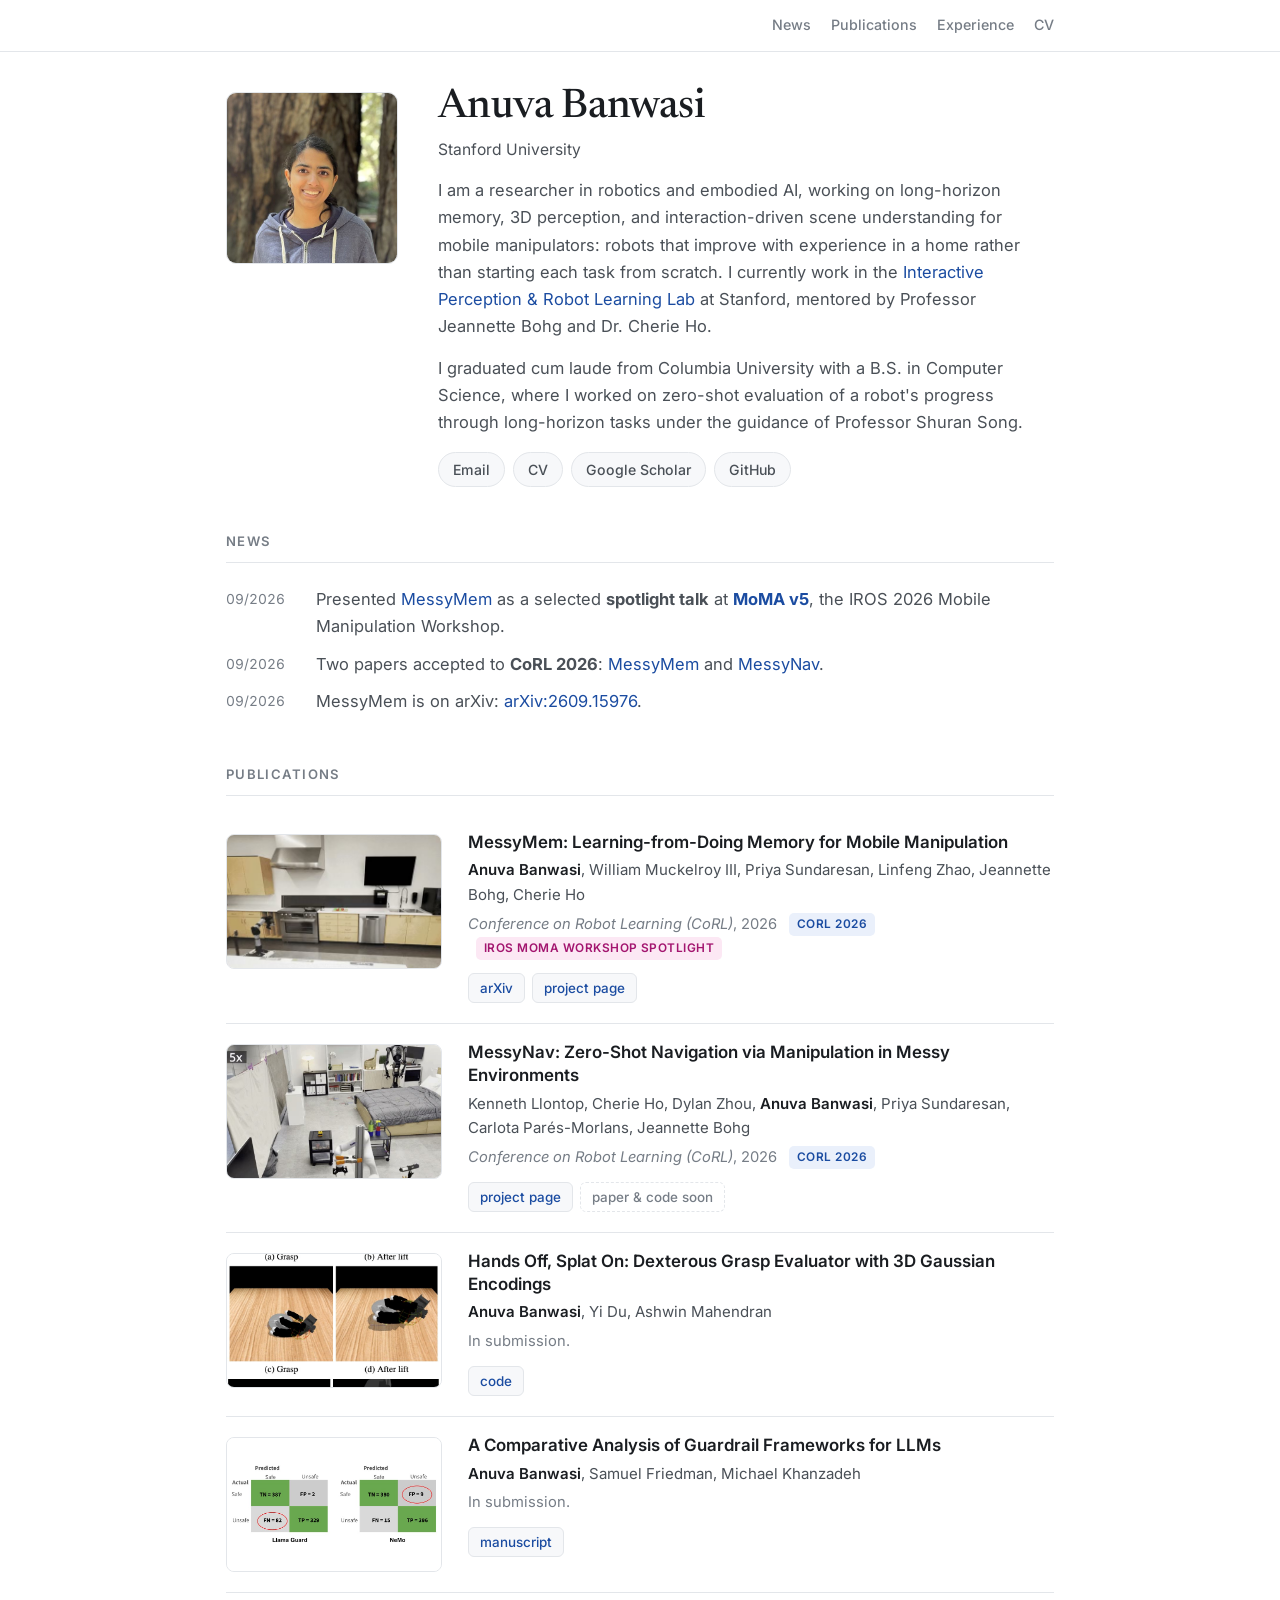
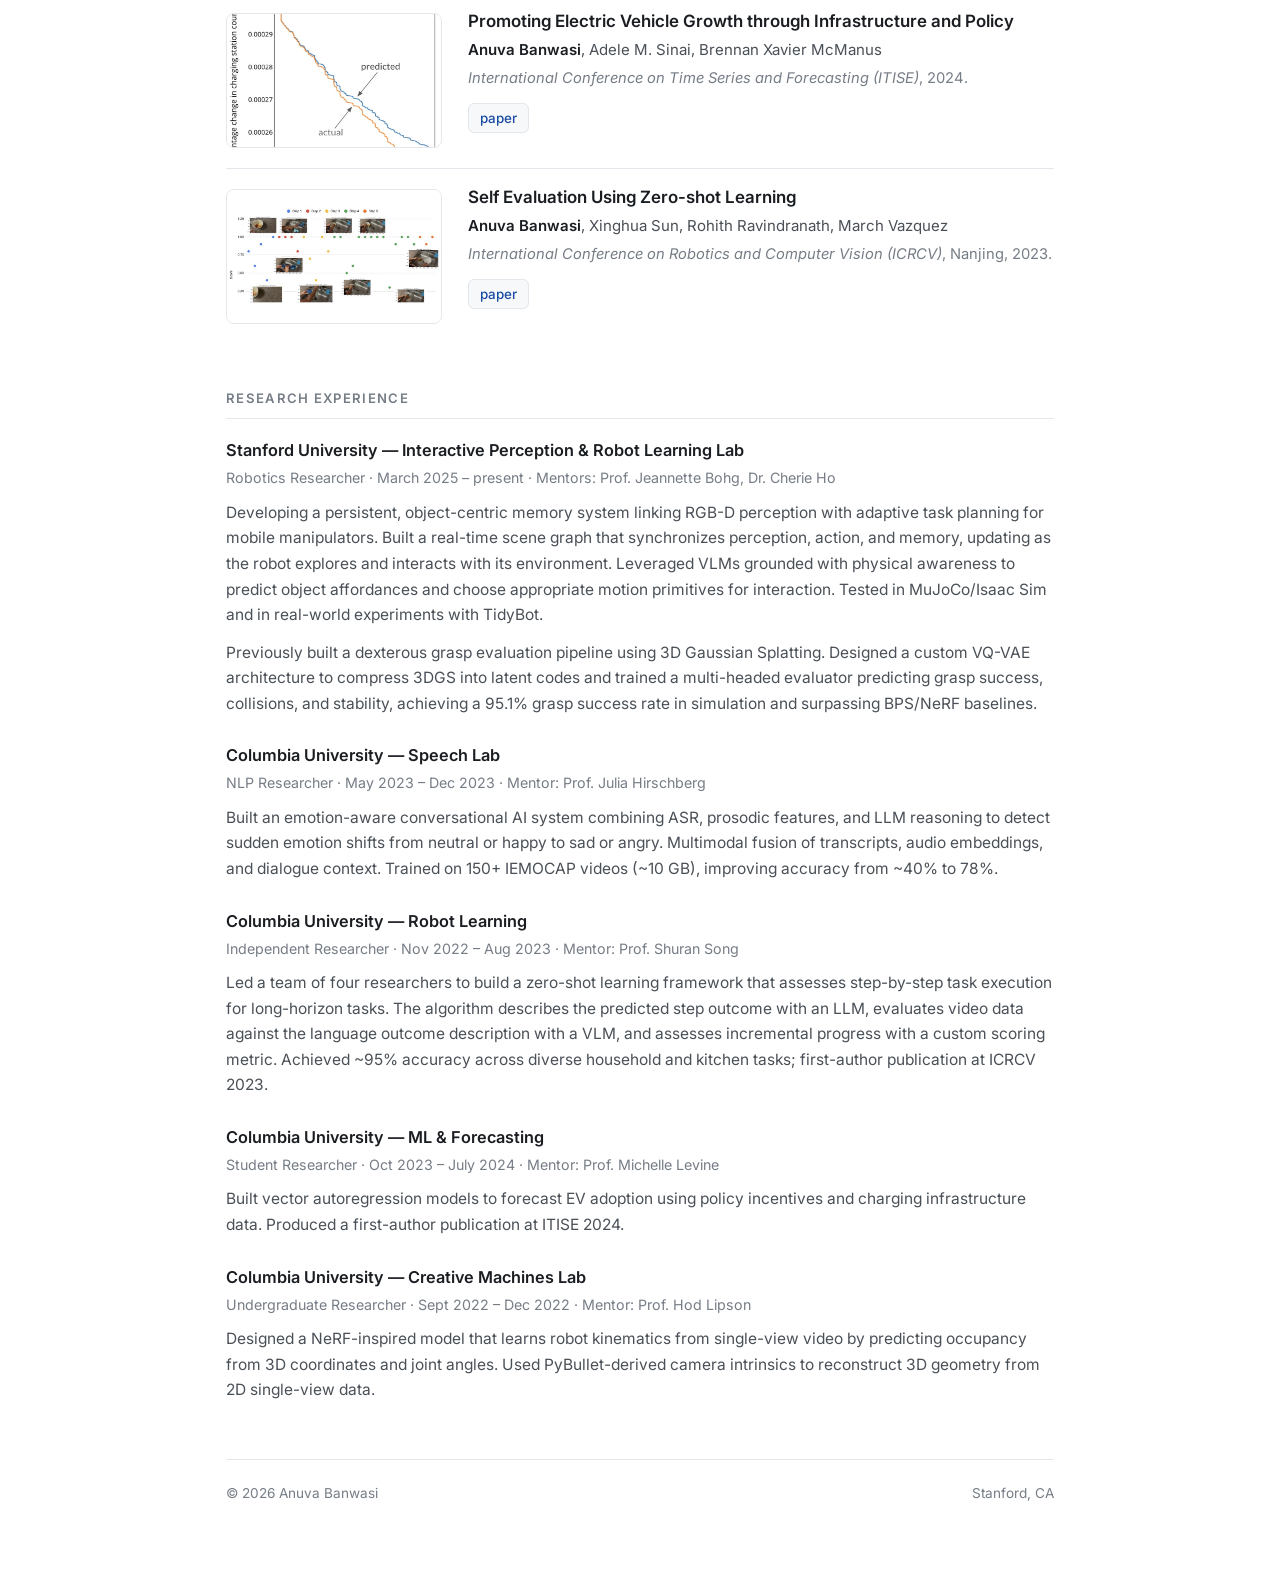
<file: index.html>
<!DOCTYPE html>
<html lang="en">
<head>
<meta charset="UTF-8">
<meta name="viewport" content="width=device-width, initial-scale=1">

<title>Anuva Banwasi</title>
<meta name="description" content="Anuva Banwasi is a researcher in robotics and embodied AI, working on long-horizon memory, 3D perception, and interaction-driven scene understanding for mobile manipulators at Stanford University.">

<meta property="og:title" content="Anuva Banwasi">
<meta property="og:description" content="Researcher in robotics and embodied AI, working on long-horizon memory, 3D perception, and interaction-driven scene understanding for mobile manipulators.">
<meta property="og:url" content="https://anuvabanwasi.github.io/">
<meta property="og:image" content="https://anuvabanwasi.github.io/profile.jpg">
<meta property="og:type" content="website">
<meta name="twitter:card" content="summary">

<link rel="icon" href="data:image/svg+xml,<svg xmlns='http://www.w3.org/2000/svg' viewBox='0 0 100 100'><text y='.9em' font-size='90'>🤖</text></svg>">
<link rel="preconnect" href="https://fonts.googleapis.com">
<link rel="preconnect" href="https://fonts.gstatic.com" crossorigin>
<link href="https://fonts.googleapis.com/css2?family=Inter:wght@400;500;600;700&family=Newsreader:ital,opsz,wght@0,6..72,400;0,6..72,500;1,6..72,400&display=swap" rel="stylesheet">

<style>
  :root {
    --bg:        #ffffff;
    --surface:   #f7f8fa;
    --text:      #1a1d21;
    --text-soft: #4a5057;
    --text-mute: #767d86;
    --line:      #e3e6ea;
    --accent:    #1b4ca1;
    --accent-bg: #eaf0fb;
    --spot:      #a3156f;
    --spot-bg:   #fce8f4;
    --radius:    10px;
  }

  @media (prefers-color-scheme: dark) {
    :root:not([data-theme="light"]) {
      --bg:        #101215;
      --surface:   #181b20;
      --text:      #e9ecef;
      --text-soft: #b3b9c1;
      --text-mute: #858c95;
      --line:      #2a2f36;
      --accent:    #86b6ef;
      --accent-bg: #16233a;
      --spot:      #f28ccf;
      --spot-bg:   #3a1530;
    }
  }
  :root[data-theme="dark"] {
    --bg:#101215; --surface:#181b20; --text:#e9ecef; --text-soft:#b3b9c1;
    --text-mute:#858c95; --line:#2a2f36; --accent:#86b6ef; --accent-bg:#16233a;
    --spot:#f28ccf; --spot-bg:#3a1530;
  }

  * { box-sizing: border-box; }

  html { -webkit-text-size-adjust: 100%; }

  body {
    margin: 0;
    background: var(--bg);
    color: var(--text);
    font-family: 'Inter', -apple-system, BlinkMacSystemFont, 'Segoe UI', sans-serif;
    font-size: 16.5px;
    line-height: 1.65;
    -webkit-font-smoothing: antialiased;
  }

  .wrap {
    max-width: 860px;
    margin: 0 auto;
    padding: 40px 16px 72px;
  }

  a { color: var(--accent); text-decoration: none; }
  a:hover { text-decoration: underline; text-underline-offset: 2px; }

  /* ---------- header ---------- */
  header.intro {
    display: grid;
    grid-template-columns: 172px 1fr;
    gap: 40px;
    align-items: start;
  }

  .portrait {
    width: 172px;
    height: 172px;
    border-radius: var(--radius);
    object-fit: cover;
    display: block;
    border: 1px solid var(--line);
  }

  h1 {
    font-family: 'Newsreader', Georgia, serif;
    font-size: 2.55rem;
    font-weight: 500;
    line-height: 1.1;
    letter-spacing: -0.015em;
    margin: -6px 0 6px;
  }

  .tagline {
    color: var(--text-mute);
    font-size: 0.98rem;
    margin: 0 0 18px;
  }

  .intro p { margin: 0 0 14px; color: var(--text-soft); }

  .contact {
    margin-top: 16px;
    display: flex;
    flex-wrap: wrap;
    gap: 8px;
  }

  .contact a {
    border: 1px solid var(--line);
    border-radius: 999px;
    padding: 5px 14px;
    font-size: 0.88rem;
    font-weight: 500;
    color: var(--text-soft);
    background: var(--surface);
    transition: border-color .15s, color .15s;
  }
  .contact a:hover {
    text-decoration: none;
    color: var(--accent);
    border-color: var(--accent);
  }

  /* ---------- sticky section nav ---------- */
  html { scroll-behavior: smooth; }
  @media (prefers-reduced-motion: reduce) { html { scroll-behavior: auto; } }

  .sitenav {
    position: sticky;
    top: 0;
    z-index: 20;
    background: var(--bg);
    border-bottom: 1px solid var(--line);
  }

  .sitenav-inner {
    max-width: 860px;
    margin: 0 auto;
    padding: 11px 16px;
    display: flex;
    align-items: center;
    justify-content: flex-end;
    gap: 16px;
  }

  .sitenav-links { display: flex; flex-wrap: wrap; gap: 20px; }

  .sitenav-links a {
    font-size: 0.89rem;
    font-weight: 500;
    color: var(--text-mute);
    padding: 2px 0;
    border-bottom: 2px solid transparent;
  }
  .sitenav-links a:hover { color: var(--text); text-decoration: none; }
  .sitenav-links a.active {
    color: var(--text);
    border-bottom-color: var(--accent);
  }

  /* ---------- sections ---------- */
  section { margin-top: 44px; scroll-margin-top: 62px; }

  h2 {
    font-size: 0.82rem;
    font-weight: 600;
    text-transform: uppercase;
    letter-spacing: 0.1em;
    color: var(--text-mute);
    margin: 0 0 18px;
    padding-bottom: 9px;
    border-bottom: 1px solid var(--line);
  }

  /* ---------- news ---------- */
  .news { list-style: none; margin: 0; padding: 0; }
  .news li {
    display: grid;
    grid-template-columns: 74px 1fr;
    gap: 16px;
    padding: 5px 0;
    color: var(--text-soft);
  }
  .news time {
    color: var(--text-mute);
    font-size: 0.86rem;
    font-variant-numeric: tabular-nums;
    padding-top: 2px;
  }

  /* ---------- publications ---------- */
  .pub {
    display: grid;
    grid-template-columns: 216px 1fr;
    gap: 26px;
    padding: 20px 0;
    border-bottom: 1px solid var(--line);
  }
  .pub:last-child { border-bottom: 0; }

  .pub-thumb {
    width: 100%;
    aspect-ratio: 16 / 10;
    object-fit: cover;
    border-radius: 8px;
    border: 1px solid var(--line);
    background: var(--surface);
    display: block;
  }

  .pub-title {
    font-weight: 600;
    font-size: 1.06rem;
    line-height: 1.35;
    margin: -3px 0 5px;
  }
  .pub-title a { color: var(--text); }
  .pub-title a:hover { color: var(--accent); }

  .pub-authors { font-size: 0.94rem; color: var(--text-soft); margin-bottom: 4px; }
  .pub-authors .me { color: var(--text); font-weight: 600; }

  .pub-venue { font-size: 0.92rem; color: var(--text-mute); margin-bottom: 12px; }
  .pub-venue em { font-style: italic; }

  .badge {
    display: inline-block;
    background: var(--accent-bg);
    color: var(--accent);
    font-size: 0.74rem;
    font-weight: 600;
    letter-spacing: 0.04em;
    text-transform: uppercase;
    padding: 2px 8px;
    border-radius: 5px;
    margin-left: 8px;
    vertical-align: 1.5px;
  }
  .badge-spot { background: var(--spot-bg); color: var(--spot); }

  .pub-links { display: flex; flex-wrap: wrap; gap: 7px; }
  .pub-links a {
    font-size: 0.84rem;
    font-weight: 500;
    padding: 3px 11px;
    border: 1px solid var(--line);
    border-radius: 6px;
    background: var(--surface);
  }
  .pub-links a:hover { text-decoration: none; border-color: var(--accent); }
  .pub-links .soon-tag {
    font-size: 0.84rem;
    font-weight: 500;
    padding: 3px 11px;
    border: 1px dashed var(--line);
    border-radius: 6px;
    color: var(--text-mute);
  }

  /* ---------- experience ---------- */
  .exp { padding: 0 0 26px; }
  .exp:last-child { padding-bottom: 0; }

  .exp-title { font-weight: 600; font-size: 1.02rem; margin-bottom: 2px; }
  .exp-meta {
    font-size: 0.89rem;
    color: var(--text-mute);
    margin-bottom: 10px;
  }
  .exp p { margin: 0 0 12px; color: var(--text-soft); font-size: 0.97rem; }
  .exp p:last-child { margin-bottom: 0; }

  footer {
    margin-top: 56px;
    padding-top: 22px;
    border-top: 1px solid var(--line);
    font-size: 0.85rem;
    color: var(--text-mute);
    display: flex;
    justify-content: space-between;
    flex-wrap: wrap;
    gap: 10px;
  }

  /* ---------- responsive ---------- */
  @media (max-width: 720px) {
    .wrap { padding: 24px 16px 56px; }
    .sitenav-inner { padding: 9px 16px; }
    .sitenav-links { gap: 16px; width: 100%; justify-content: space-between; }
    .sitenav-links a { font-size: 0.84rem; }
    header.intro { grid-template-columns: 1fr; gap: 24px; }
    .portrait { width: 132px; height: 132px; }
    h1 { font-size: 2.1rem; margin-top: 0; }
    .pub { grid-template-columns: 1fr; gap: 16px; }
    .pub-thumb { max-width: 340px; }
    .news li { grid-template-columns: 1fr; gap: 2px; }
    section { margin-top: 36px; }
  }
</style>
</head>

<body id="top">

<nav class="sitenav" aria-label="Section navigation">
  <div class="sitenav-inner">
    <div class="sitenav-links">
      <a href="#news">News</a>
      <a href="#publications">Publications</a>
      <a href="#experience">Experience</a>
      <a href="AnuvaBanwasi_Resume_Updated.pdf">CV</a>
    </div>
  </div>
</nav>

<div class="wrap">

  <!-- ============================ INTRO ============================ -->
  <header class="intro">
    <img class="portrait" src="profile.jpg" alt="Anuva Banwasi">

    <div>
      <h1>Anuva Banwasi</h1>
      <p class="tagline">Stanford University</p>

      <p>
        I am a researcher in robotics and embodied AI, working on long-horizon memory,
        3D perception, and interaction-driven scene understanding for mobile manipulators:
        robots that improve with experience in a home rather than starting each task
        from scratch. I currently work in the
        <a href="https://iprl.stanford.edu/" target="_blank" rel="noopener">Interactive Perception &amp; Robot Learning Lab</a>
        at Stanford, mentored by Professor Jeannette Bohg and Dr. Cherie Ho.
      </p>

      <p>
        I graduated cum laude from Columbia University with a B.S. in Computer Science,
        where I worked on zero-shot evaluation of a robot's progress through long-horizon tasks
        under the guidance of Professor Shuran Song.
      </p>

      <div class="contact">
        <a href="mailto:anuva.banwasi@gmail.com">Email</a>
        <a href="AnuvaBanwasi_Resume_Updated.pdf">CV</a>
        <a href="https://scholar.google.com/citations?user=RW7glMsAAAAJ&hl=en" target="_blank" rel="noopener">Google Scholar</a>
        <a href="https://github.com/anuvabanwasi" target="_blank" rel="noopener">GitHub</a>
      </div>
    </div>
  </header>

  <!-- ============================ NEWS ============================ -->
  <section id="news">
    <h2>News</h2>
    <ul class="news">
      <li>
        <time>09/2026</time>
        <span>Presented
          <a href="https://messymem.github.io/" target="_blank" rel="noopener">MessyMem</a> as a selected
          <strong>spotlight talk</strong> at <a href="https://mobile-manipulation.net/events/moma-iros26/" target="_blank" rel="noopener"><strong>MoMA v5</strong></a>, the IROS 2026
          Mobile Manipulation Workshop.</span>
      </li>
      <li>
        <time>09/2026</time>
        <span>Two papers accepted to <strong>CoRL 2026</strong>:
          <a href="https://messymem.github.io/" target="_blank" rel="noopener">MessyMem</a> and
          <a href="https://messynav.github.io/" target="_blank" rel="noopener">MessyNav</a>.</span>
      </li>
      <li>
        <time>09/2026</time>
        <span>MessyMem is on arXiv:
          <a href="https://arxiv.org/abs/2609.15976" target="_blank" rel="noopener">arXiv:2609.15976</a>.</span>
      </li>
    </ul>
  </section>

  <!-- ========================= PUBLICATIONS ========================= -->
  <section id="publications">
    <h2>Publications</h2>

    <!-- MessyMem -->
    <article class="pub">
      <a href="https://messymem.github.io/" target="_blank" rel="noopener">
        <video class="pub-thumb" src="messymem.mp4" poster="messymem.jpg"
               autoplay muted loop playsinline aria-label="A mobile manipulator in a kitchen, captioned &quot;Robots need memory.&quot;"></video>
      </a>
      <div>
        <div class="pub-title">
          <a href="https://messymem.github.io/" target="_blank" rel="noopener">MessyMem: Learning-from-Doing Memory for Mobile Manipulation</a>
        </div>
        <div class="pub-authors">
          <span class="me">Anuva Banwasi</span>, William Muckelroy III, Priya Sundaresan,
          Linfeng Zhao, Jeannette Bohg, Cherie Ho
        </div>
        <div class="pub-venue">
          <em>Conference on Robot Learning (CoRL)</em>, 2026 <span class="badge">CoRL 2026</span>
          <span class="badge badge-spot">IROS MoMA Workshop Spotlight</span>
        </div>
        <div class="pub-links">
          <a href="https://arxiv.org/abs/2609.15976" target="_blank" rel="noopener">arXiv</a>
          <a href="https://messymem.github.io/" target="_blank" rel="noopener">project page</a>
        </div>
      </div>
    </article>

    <!-- MessyNav -->
    <article class="pub">
      <a href="https://messynav.github.io/" target="_blank" rel="noopener">
        <video class="pub-thumb" src="messynav.mp4" poster="messynav.jpg"
               autoplay muted loop playsinline aria-label="A mobile manipulator clearing objects to navigate through a cluttered room"></video>
      </a>
      <div>
        <div class="pub-title">
          <a href="https://messynav.github.io/" target="_blank" rel="noopener">MessyNav: Zero-Shot Navigation via Manipulation in Messy Environments</a>
        </div>
        <div class="pub-authors">
          Kenneth Llontop, Cherie Ho, Dylan Zhou, <span class="me">Anuva Banwasi</span>,
          Priya Sundaresan, Carlota Parés-Morlans, Jeannette Bohg
        </div>
        <div class="pub-venue">
          <em>Conference on Robot Learning (CoRL)</em>, 2026 <span class="badge">CoRL 2026</span>
        </div>
        <div class="pub-links">
          <a href="https://messynav.github.io/" target="_blank" rel="noopener">project page</a>
          <span class="soon-tag">paper &amp; code soon</span>
        </div>
      </div>
    </article>

    <!-- Hands Off, Splat On -->
    <article class="pub">
      <img class="pub-thumb" src="pub4.jpg" alt="Dexterous grasp evaluation with 3D Gaussian encodings">
      <div>
        <div class="pub-title">Hands Off, Splat On: Dexterous Grasp Evaluator with 3D Gaussian Encodings</div>
        <div class="pub-authors">
          <span class="me">Anuva Banwasi</span>, Yi Du, Ashwin Mahendran
        </div>
        <div class="pub-venue">In submission.</div>
        <div class="pub-links">
          <a href="https://github.com/Dude346/CS231A" target="_blank" rel="noopener">code</a>
        </div>
      </div>
    </article>

    <!-- Guardrails -->
    <article class="pub">
      <img class="pub-thumb" src="pub3.jpg" alt="Comparative analysis of guardrail frameworks for LLMs">
      <div>
        <div class="pub-title">A Comparative Analysis of Guardrail Frameworks for LLMs</div>
        <div class="pub-authors">
          <span class="me">Anuva Banwasi</span>, Samuel Friedman, Michael Khanzadeh
        </div>
        <div class="pub-venue">In submission.</div>
        <div class="pub-links">
          <a href="https://github.com/llmguardrails/LLMGuardrailsPaper" target="_blank" rel="noopener">manuscript</a>
        </div>
      </div>
    </article>

    <!-- ITISE -->
    <article class="pub">
      <img class="pub-thumb" src="pub2.jpg" alt="Electric vehicle growth, infrastructure and policy forecasting">
      <div>
        <div class="pub-title">Promoting Electric Vehicle Growth through Infrastructure and Policy</div>
        <div class="pub-authors">
          <span class="me">Anuva Banwasi</span>, Adele M. Sinai, Brennan Xavier McManus
        </div>
        <div class="pub-venue">
          <em>International Conference on Time Series and Forecasting (ITISE)</em>, 2024.
        </div>
        <div class="pub-links">
          <a href="https://doi.org/10.3390/engproc2024068060" target="_blank" rel="noopener">paper</a>
        </div>
      </div>
    </article>

    <!-- ICRCV -->
    <article class="pub">
      <img class="pub-thumb" src="pub1.jpg" alt="Self evaluation using zero-shot learning">
      <div>
        <div class="pub-title">Self Evaluation Using Zero-shot Learning</div>
        <div class="pub-authors">
          <span class="me">Anuva Banwasi</span>, Xinghua Sun, Rohith Ravindranath, March Vazquez
        </div>
        <div class="pub-venue">
          <em>International Conference on Robotics and Computer Vision (ICRCV)</em>, Nanjing, 2023.
        </div>
        <div class="pub-links">
          <a href="https://doi.org/10.1109/ICRCV59470.2023.10329149" target="_blank" rel="noopener">paper</a>
        </div>
      </div>
    </article>
  </section>

  <!-- ====================== RESEARCH EXPERIENCE ====================== -->
  <section id="experience">
    <h2>Research Experience</h2>

    <div class="exp">
      <div class="exp-title">Stanford University — Interactive Perception &amp; Robot Learning Lab</div>
      <div class="exp-meta">Robotics Researcher · March 2025 – present · Mentors: Prof. Jeannette Bohg, Dr. Cherie Ho</div>
      <p>
        Developing a persistent, object-centric memory system linking RGB-D perception with adaptive
        task planning for mobile manipulators. Built a real-time scene graph that synchronizes
        perception, action, and memory, updating as the robot explores and interacts with its
        environment. Leveraged VLMs grounded with physical awareness to predict object affordances
        and choose appropriate motion primitives for interaction. Tested in MuJoCo/Isaac Sim and in
        real-world experiments with TidyBot.
      </p>
      <p>
        Previously built a dexterous grasp evaluation pipeline using 3D Gaussian Splatting. Designed
        a custom VQ-VAE architecture to compress 3DGS into latent codes and trained a multi-headed
        evaluator predicting grasp success, collisions, and stability, achieving a 95.1% grasp
        success rate in simulation and surpassing BPS/NeRF baselines.
      </p>
    </div>

    <div class="exp">
      <div class="exp-title">Columbia University — Speech Lab</div>
      <div class="exp-meta">NLP Researcher · May 2023 – Dec 2023 · Mentor: Prof. Julia Hirschberg</div>
      <p>
        Built an emotion-aware conversational AI system combining ASR, prosodic features, and LLM
        reasoning to detect sudden emotion shifts from neutral or happy to sad or angry. Multimodal
        fusion of transcripts, audio embeddings, and dialogue context. Trained on 150+ IEMOCAP videos
        (~10 GB), improving accuracy from ~40% to 78%.
      </p>
    </div>

    <div class="exp">
      <div class="exp-title">Columbia University — Robot Learning</div>
      <div class="exp-meta">Independent Researcher · Nov 2022 – Aug 2023 · Mentor: Prof. Shuran Song</div>
      <p>
        Led a team of four researchers to build a zero-shot learning framework that assesses
        step-by-step task execution for long-horizon tasks. The algorithm describes the predicted step
        outcome with an LLM, evaluates video data against the language outcome description with a VLM,
        and assesses incremental progress with a custom scoring metric. Achieved ~95% accuracy across
        diverse household and kitchen tasks; first-author publication at ICRCV 2023.
      </p>
    </div>

    <div class="exp">
      <div class="exp-title">Columbia University — ML &amp; Forecasting</div>
      <div class="exp-meta">Student Researcher · Oct 2023 – July 2024 · Mentor: Prof. Michelle Levine</div>
      <p>
        Built vector autoregression models to forecast EV adoption using policy incentives and
        charging infrastructure data. Produced a first-author publication at ITISE 2024.
      </p>
    </div>

    <div class="exp">
      <div class="exp-title">Columbia University — Creative Machines Lab</div>
      <div class="exp-meta">Undergraduate Researcher · Sept 2022 – Dec 2022 · Mentor: Prof. Hod Lipson</div>
      <p>
        Designed a NeRF-inspired model that learns robot kinematics from single-view video by
        predicting occupancy from 3D coordinates and joint angles. Used PyBullet-derived camera
        intrinsics to reconstruct 3D geometry from 2D single-view data.
      </p>
    </div>
  </section>

  <footer>
    <span>© 2026 Anuva Banwasi</span>
    <span>Stanford, CA</span>
  </footer>

</div>

<script>
  // highlight the nav link for whichever section is currently in view
  (function () {
    var links = {};
    document.querySelectorAll('.sitenav-links a[href^="#"]').forEach(function (a) {
      links[a.getAttribute('href').slice(1)] = a;
    });
    var sections = document.querySelectorAll('section[id]');
    if (!sections.length || !('IntersectionObserver' in window)) return;

    var visible = new Set();
    var observer = new IntersectionObserver(function (entries) {
      entries.forEach(function (e) {
        if (e.isIntersecting) visible.add(e.target.id); else visible.delete(e.target.id);
      });
      var current = null;
      sections.forEach(function (sec) { if (visible.has(sec.id) && !current) current = sec.id; });
      Object.keys(links).forEach(function (id) {
        links[id].classList.toggle('active', id === current);
      });
    }, { rootMargin: '-66px 0px -60% 0px' });

    sections.forEach(function (sec) { observer.observe(sec); });
  })();
</script>
</body>
</html>
</file>
